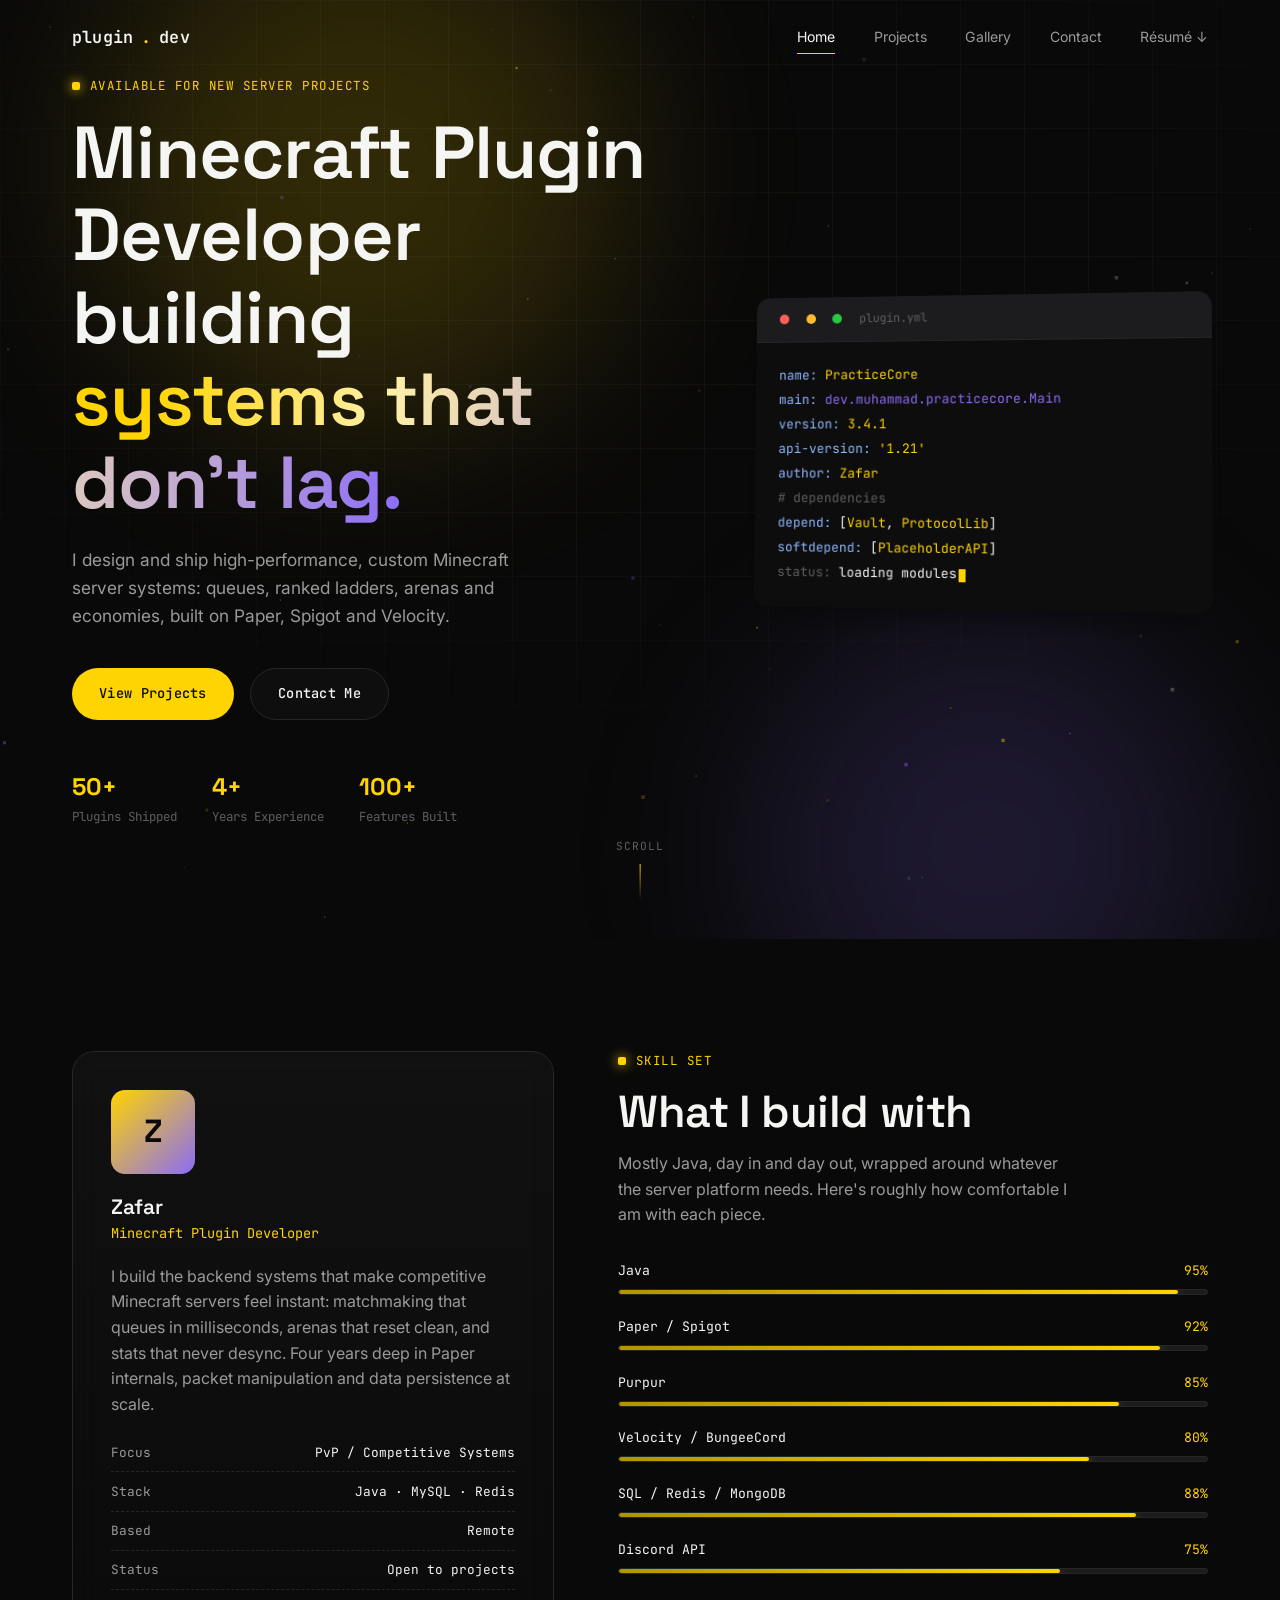
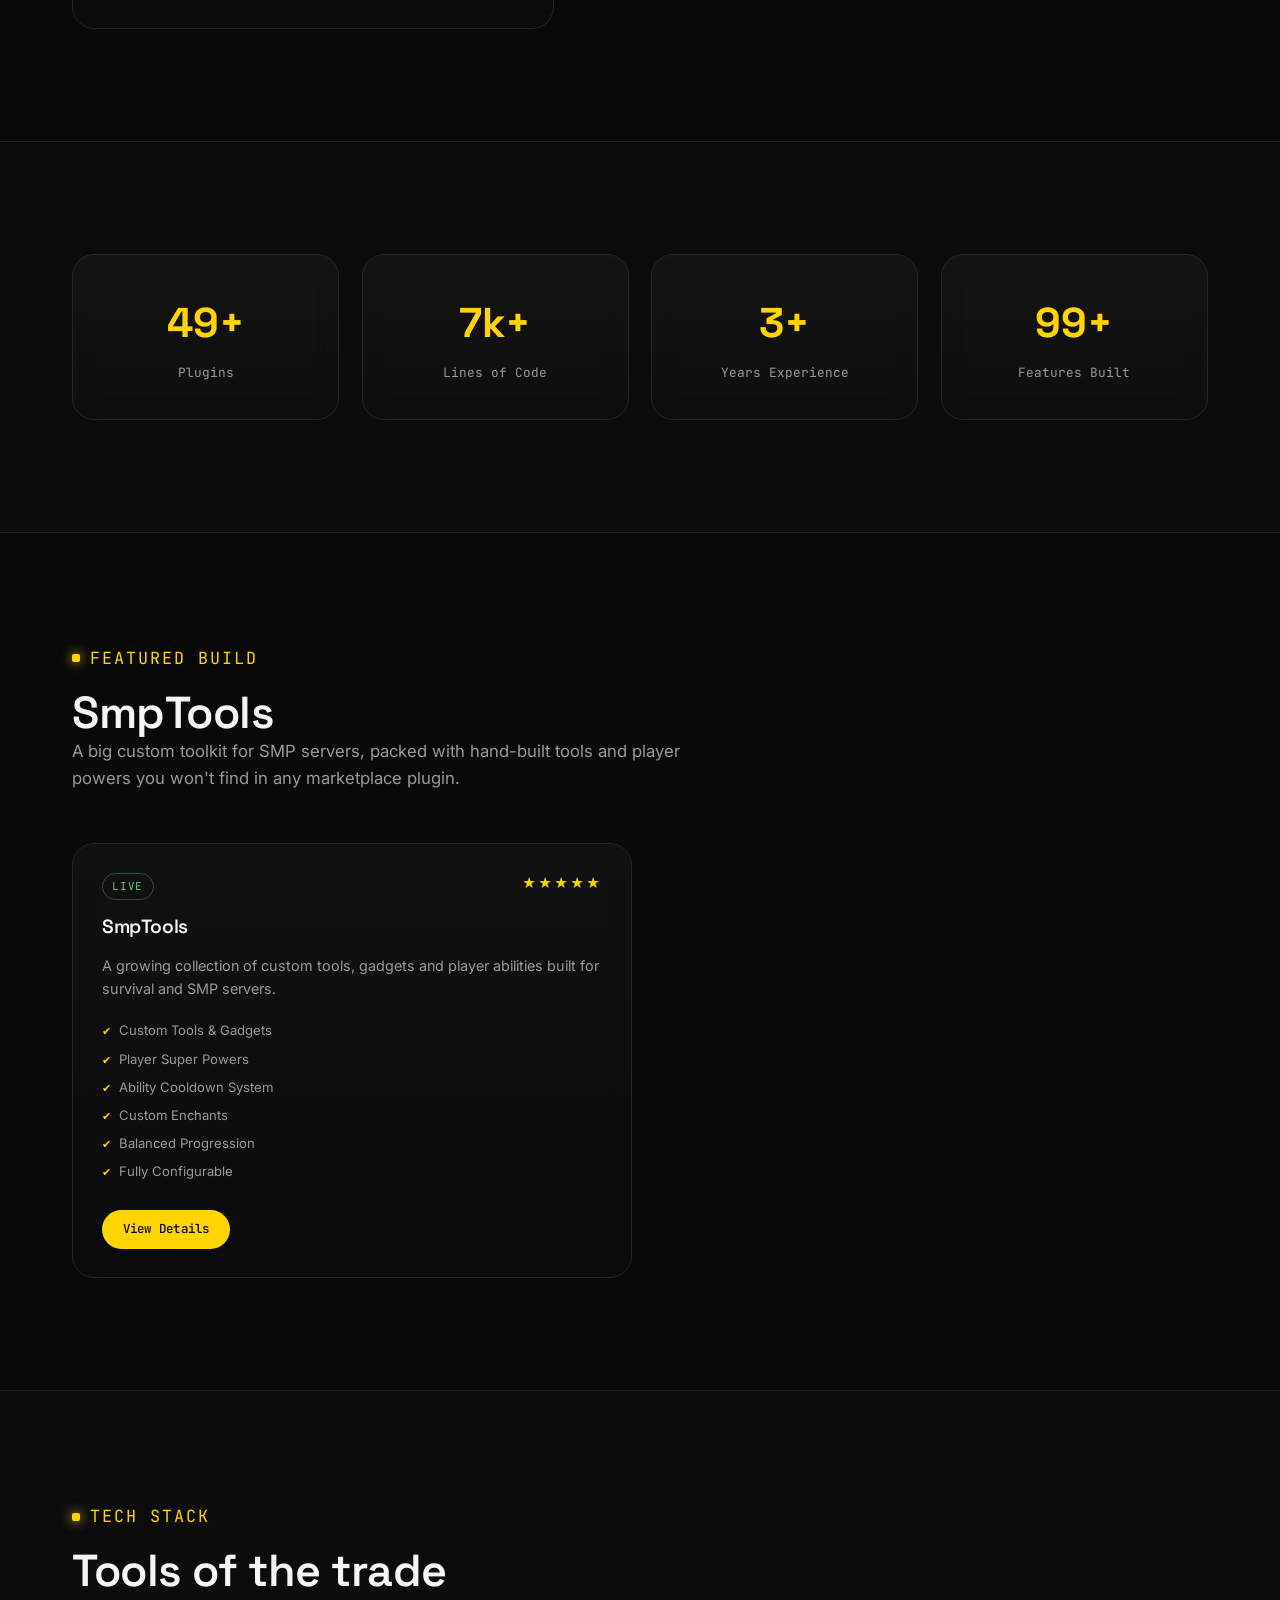
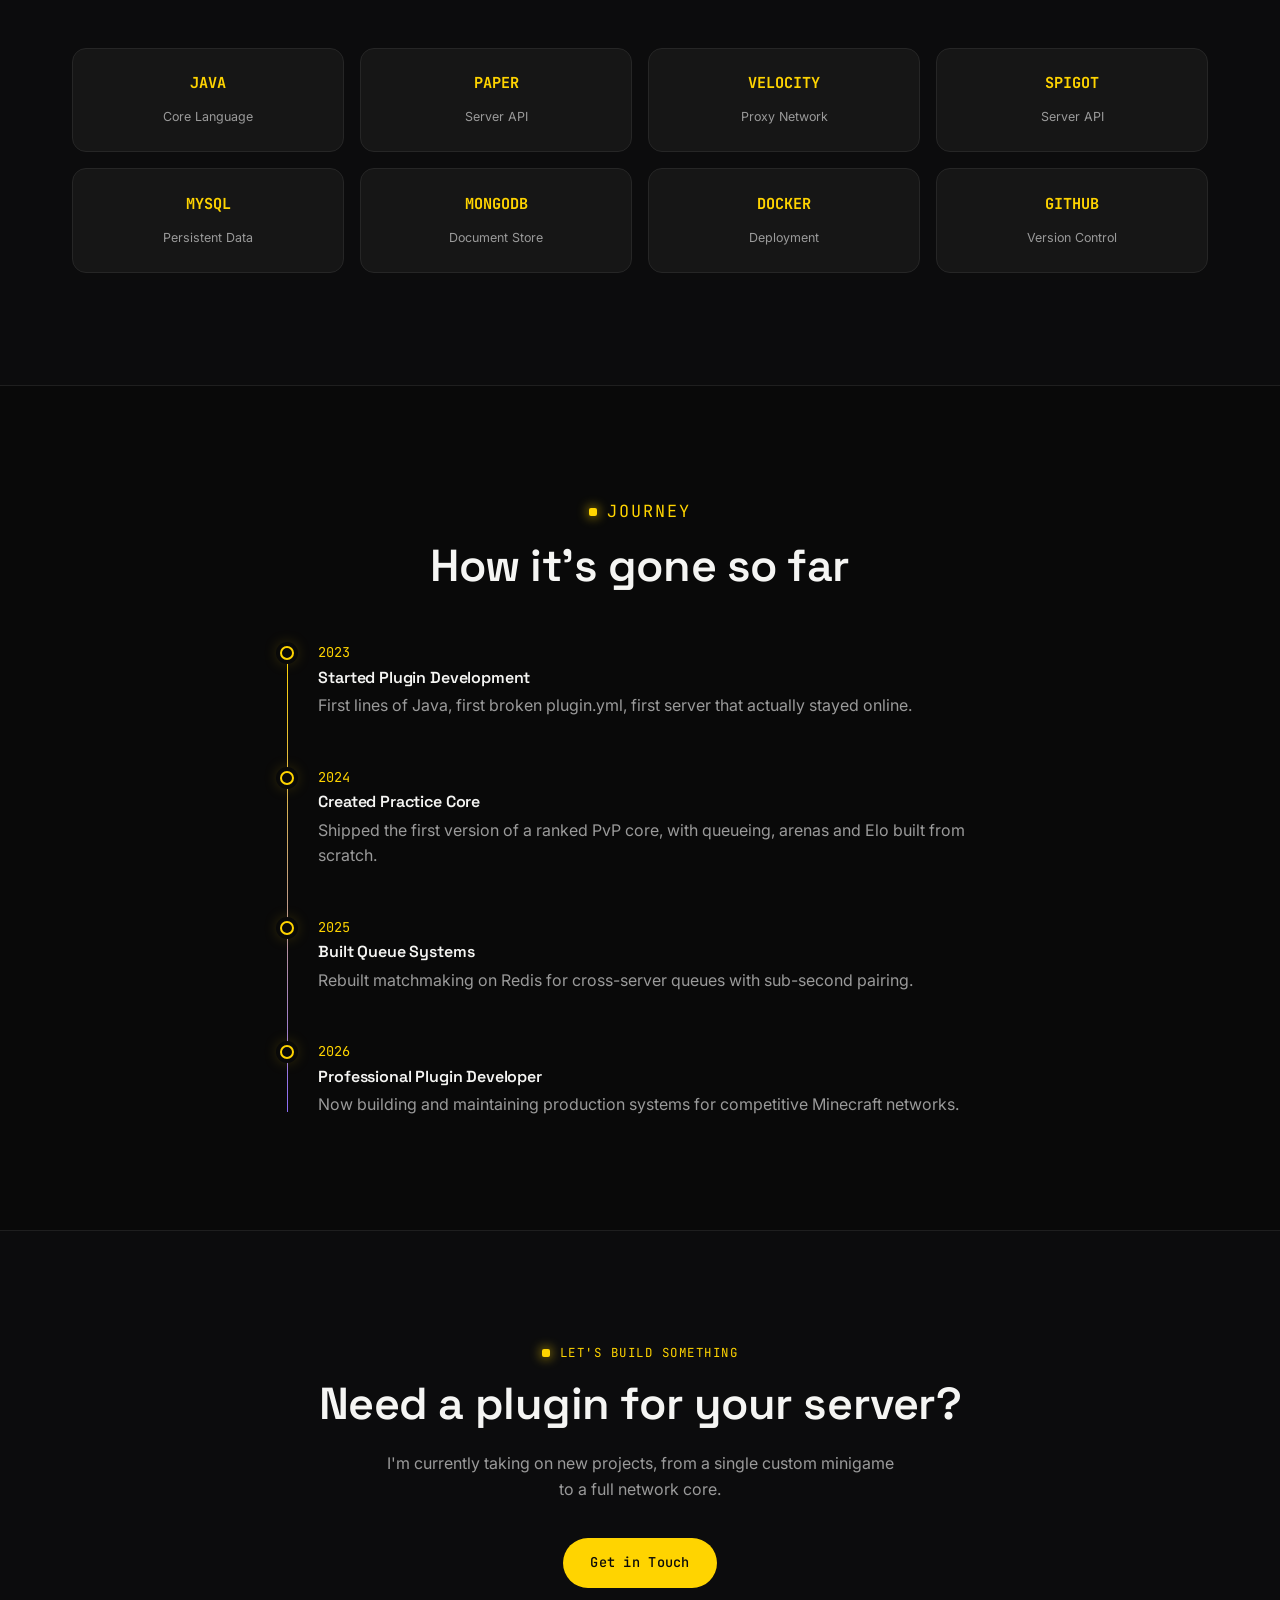
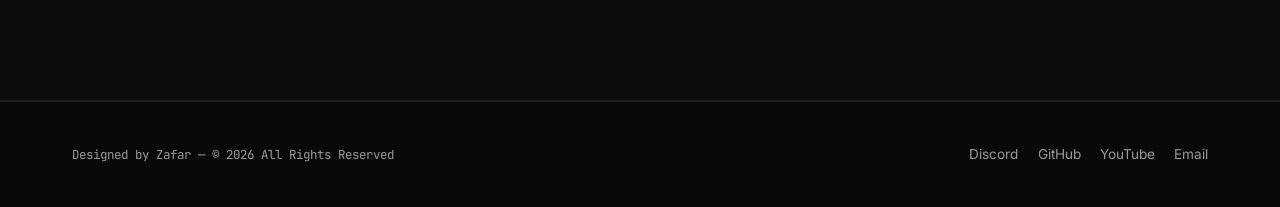
<file: index.html>
<!DOCTYPE html>
<html lang="en">
<head>
<meta charset="UTF-8">
<meta name="viewport" content="width=device-width, initial-scale=1.0">
<title>Zafar — Minecraft Plugin Developer</title>
<meta name="description" content="Zafar is a Minecraft plugin developer building high-performance custom server systems with Java, Paper, Spigot and Velocity, from SMP toolkits to matchmaking and party systems.">
<meta name="keywords" content="Minecraft plugin developer, Java developer, Paper API, Spigot, Velocity, Minecraft server developer">
<meta name="author" content="Zafar">

<meta property="og:type" content="website">
<meta property="og:title" content="Zafar  Minecraft Plugin Developer">
<meta property="og:description" content="Building high-performance, custom Minecraft server systems.">
<meta property="og:image" content="assets/images/og-cover.png">
<meta name="twitter:card" content="summary_large_image">

<link rel="icon" href="assets/icons/favicon.png">
<link rel="preconnect" href="https://fonts.googleapis.com">
<link rel="preconnect" href="https://fonts.gstatic.com" crossorigin>
<link href="https://fonts.googleapis.com/css2?family=Space+Grotesk:wght@500;600;700&family=Inter:wght@400;500;600&family=JetBrains+Mono:wght@400;500;600&display=swap" rel="stylesheet">

<link rel="stylesheet" href="css/style.css">
<link rel="stylesheet" href="css/animations.css">
<link rel="stylesheet" href="css/responsive.css">
</head>
<body>

<div id="preloader">
  <div class="loader-mark">
    <span>booting server.jar</span>
    <div class="loader-bar"></div>
  </div>
</div>

<header class="site-header">
  <div class="container nav-inner">
    <a href="index.html" class="logo">plugin<span class="dot">.</span>dev</a>
    <nav class="nav-links">
      <a href="index.html" class="active">Home</a>
      <a href="projects.html">Projects</a>
      <a href="gallery.html">Gallery</a>
      <a href="contact.html">Contact</a>
      <a href="assets/resume.pdf" target="_blank" rel="noopener">Résumé ↓</a>
    </nav>
    <button class="nav-toggle" aria-label="Toggle menu"><span></span><span></span><span></span></button>
  </div>
</header>

<main>
  <!-- ============ HERO ============ -->
  <section class="hero">
    <div class="hero-grid-bg"></div>
    <div class="hero-glow gold"></div>
    <div class="hero-glow violet"></div>
    <canvas id="particles-canvas"></canvas>

    <div class="container hero-inner">
      <div>
        <p class="eyebrow">Available for new server projects</p>
        <h1 class="hero-title">
          Minecraft Plugin<br>
          Developer building<br>
          <span class="text-gradient">systems that don't lag.</span>
        </h1>
        <p class="hero-lede">
          I design and ship high-performance, custom Minecraft server systems: queues,
          ranked ladders, arenas and economies, built on Paper, Spigot and Velocity.
        </p>
        <div class="hero-actions">
          <a href="projects.html" class="btn btn-primary">View Projects</a>
          <a href="contact.html" class="btn btn-ghost">Contact Me</a>
        </div>
        <div class="hero-stats-mini">
          <div><strong>50+</strong><span>Plugins Shipped</span></div>
          <div><strong>4+</strong><span>Years Experience</span></div>
          <div><strong>100+</strong><span>Features Built</span></div>
        </div>
      </div>

      <div class="code-card float">
        <div class="code-card-head">
          <span class="tf-dot r"></span><span class="tf-dot y"></span><span class="tf-dot g"></span>
          <span>plugin.yml</span>
        </div>
        <div class="code-card-body">
<span class="k">name:</span> <span class="s">PracticeCore</span><br>
<span class="k">main:</span> <span class="p">dev.muhammad.practicecore.Main</span><br>
<span class="k">version:</span> <span class="s">3.4.1</span><br>
<span class="k">api-version:</span> <span class="s">'1.21'</span><br>
<span class="k">author:</span> <span class="s">Zafar</span><br>
<span class="c"># dependencies</span><br>
<span class="k">depend:</span> [<span class="s">Vault</span>, <span class="s">ProtocolLib</span>]<br>
<span class="k">softdepend:</span> [<span class="s">PlaceholderAPI</span>]<br>
<span class="c">status:</span> loading modules<span class="cursor-blink"></span>
        </div>
      </div>
    </div>

    <div class="scroll-cue"><span>Scroll</span><div class="line"></div></div>
  </section>

  <!-- ============ ABOUT ============ -->
  <section id="about">
    <div class="container about-grid">
      <div class="about-card glass reveal">
        <div class="about-avatar">Z</div>
        <h3>Zafar</h3>
        <span class="role-tag">Minecraft Plugin Developer</span>
        <p>
          I build the backend systems that make competitive Minecraft servers feel instant:
          matchmaking that queues in milliseconds, arenas that reset clean, and stats that never desync.
          Four years deep in Paper internals, packet manipulation and data persistence at scale.
        </p>
        <ul class="about-meta">
          <li><span>Focus</span><span>PvP / Competitive Systems</span></li>
          <li><span>Stack</span><span>Java · MySQL · Redis</span></li>
          <li><span>Based</span><span>Remote</span></li>
          <li><span>Status</span><span>Open to projects</span></li>
        </ul>
      </div>

      <div class="reveal reveal-delay-1">
        <p class="eyebrow">Skill Set</p>
        <h2>What I build with</h2>
        <p style="max-width:460px;margin:.9rem 0 2rem;">
          Mostly Java, day in and day out, wrapped around whatever the server platform needs.
          Here's roughly how comfortable I am with each piece.
        </p>
        <div class="skills">
          <div class="skill-row">
            <div class="skill-row-top"><span>Java</span><span>95%</span></div>
            <div class="skill-bar"><div class="skill-bar-fill" data-level="95"></div></div>
          </div>
          <div class="skill-row">
            <div class="skill-row-top"><span>Paper / Spigot</span><span>92%</span></div>
            <div class="skill-bar"><div class="skill-bar-fill" data-level="92"></div></div>
          </div>
          <div class="skill-row">
            <div class="skill-row-top"><span>Purpur</span><span>85%</span></div>
            <div class="skill-bar"><div class="skill-bar-fill" data-level="85"></div></div>
          </div>
          <div class="skill-row">
            <div class="skill-row-top"><span>Velocity / BungeeCord</span><span>80%</span></div>
            <div class="skill-bar"><div class="skill-bar-fill" data-level="80"></div></div>
          </div>
          <div class="skill-row">
            <div class="skill-row-top"><span>SQL / Redis / MongoDB</span><span>88%</span></div>
            <div class="skill-bar"><div class="skill-bar-fill" data-level="88"></div></div>
          </div>
          <div class="skill-row">
            <div class="skill-row-top"><span>Discord API</span><span>75%</span></div>
            <div class="skill-bar"><div class="skill-bar-fill" data-level="75"></div></div>
          </div>
        </div>
      </div>
    </div>
  </section>

  <!-- ============ STATS ============ -->
  <section class="section-alt">
    <div class="container stats-grid">
      <div class="stat-card glass reveal">
        <div class="stat-num" data-count="50" data-suffix="+">0</div>
        <div class="stat-label">Plugins</div>
      </div>
      <div class="stat-card glass reveal reveal-delay-1">
        <div class="stat-num" data-count="8" data-suffix="k+">0</div>
        <div class="stat-label">Lines of Code</div>
      </div>
      <div class="stat-card glass reveal reveal-delay-2">
        <div class="stat-num" data-count="4" data-suffix="+">0</div>
        <div class="stat-label">Years Experience</div>
      </div>
      <div class="stat-card glass reveal reveal-delay-3">
        <div class="stat-num" data-count="100" data-suffix="+">0</div>
        <div class="stat-label">Features Built</div>
      </div>
    </div>
  </section>

  <!-- ============ FEATURED PROJECT ============ -->
  <section>
    <div class="container">
      <div class="section-head reveal">
        <p class="eyebrow">Featured Build</p>
        <h2>SmpTools</h2>
        <p>A big custom toolkit for SMP servers, packed with hand-built tools and player powers you won't find in any marketplace plugin.</p>
      </div>

      <div class="project-card glass reveal" style="max-width:560px;">
        <div class="project-card-top">
          <span class="project-status live">Live</span>
          <span class="project-stars">★★★★★</span>
        </div>
        <h3>SmpTools</h3>
        <p class="desc">A growing collection of custom tools, gadgets and player abilities built for survival and SMP servers.</p>
        <ul class="project-features">
          <li>Custom Tools & Gadgets</li>
          <li>Player Super Powers</li>
          <li>Ability Cooldown System</li>
          <li>Custom Enchants</li>
          <li>Balanced Progression</li>
          <li>Fully Configurable</li>
        </ul>
        <a href="projects.html" class="btn btn-primary">View Details</a>
      </div>
    </div>
  </section>

  <!-- ============ TECH STACK ============ -->
  <section class="section-alt">
    <div class="container">
      <div class="section-head reveal">
        <p class="eyebrow">Tech Stack</p>
        <h2>Tools of the trade</h2>
      </div>
      <div class="tech-grid">
        <div class="tech-badge reveal"><span class="mark">JAVA</span><span class="name">Core Language</span></div>
        <div class="tech-badge reveal reveal-delay-1"><span class="mark">PAPER</span><span class="name">Server API</span></div>
        <div class="tech-badge reveal reveal-delay-2"><span class="mark">VELOCITY</span><span class="name">Proxy Network</span></div>
        <div class="tech-badge reveal reveal-delay-3"><span class="mark">SPIGOT</span><span class="name">Server API</span></div>
        <div class="tech-badge reveal"><span class="mark">MYSQL</span><span class="name">Persistent Data</span></div>
        <div class="tech-badge reveal reveal-delay-1"><span class="mark">MONGODB</span><span class="name">Document Store</span></div>
        <div class="tech-badge reveal reveal-delay-2"><span class="mark">DOCKER</span><span class="name">Deployment</span></div>
        <div class="tech-badge reveal reveal-delay-3"><span class="mark">GITHUB</span><span class="name">Version Control</span></div>
      </div>
    </div>
  </section>

  <!-- ============ TIMELINE ============ -->
  <section>
    <div class="container">
      <div class="section-head reveal" style="margin-left:auto;margin-right:auto;text-align:center;">
        <p class="eyebrow" style="justify-content:center;">Journey</p>
        <h2>How it's gone so far</h2>
      </div>
      <div class="timeline">
        <div class="timeline-item reveal">
          <span class="timeline-year">2023</span>
          <h4>Started Plugin Development</h4>
          <p>First lines of Java, first broken plugin.yml, first server that actually stayed online.</p>
        </div>
        <div class="timeline-item reveal reveal-delay-1">
          <span class="timeline-year">2024</span>
          <h4>Created Practice Core</h4>
          <p>Shipped the first version of a ranked PvP core, with queueing, arenas and Elo built from scratch.</p>
        </div>
        <div class="timeline-item reveal reveal-delay-2">
          <span class="timeline-year">2025</span>
          <h4>Built Queue Systems</h4>
          <p>Rebuilt matchmaking on Redis for cross-server queues with sub-second pairing.</p>
        </div>
        <div class="timeline-item reveal reveal-delay-3">
          <span class="timeline-year">2026</span>
          <h4>Professional Plugin Developer</h4>
          <p>Now building and maintaining production systems for competitive Minecraft networks.</p>
        </div>
      </div>
    </div>
  </section>

  <!-- ============ CONTACT CTA ============ -->
  <section class="section-alt">
    <div class="container" style="text-align:center;">
      <div class="reveal">
        <p class="eyebrow" style="justify-content:center;">Let's build something</p>
        <h2 style="margin-bottom:1.4rem;">Need a plugin for your server?</h2>
        <p style="max-width:520px;margin:0 auto 2.2rem;">I'm currently taking on new projects, from a single custom minigame to a full network core.</p>
        <a href="contact.html" class="btn btn-primary">Get in Touch</a>
      </div>
    </div>
  </section>
</main>

<footer class="site-footer">
  <div class="container footer-inner">
    <p>Designed by Zafar — © <span data-year></span> All Rights Reserved</p>
    <div class="footer-socials">
      <a href="https://discord.com" target="_blank" rel="noopener">Discord</a>
      <a href="https://github.com" target="_blank" rel="noopener">GitHub</a>
      <a href="https://youtube.com" target="_blank" rel="noopener">YouTube</a>
      <a href="mailto:makkahtor@gmail.com">Email</a>
    </div>
  </div>
</footer>

<script src="js/particles.js"></script>
<script src="js/app.js"></script>
</body>
</html>
</file>
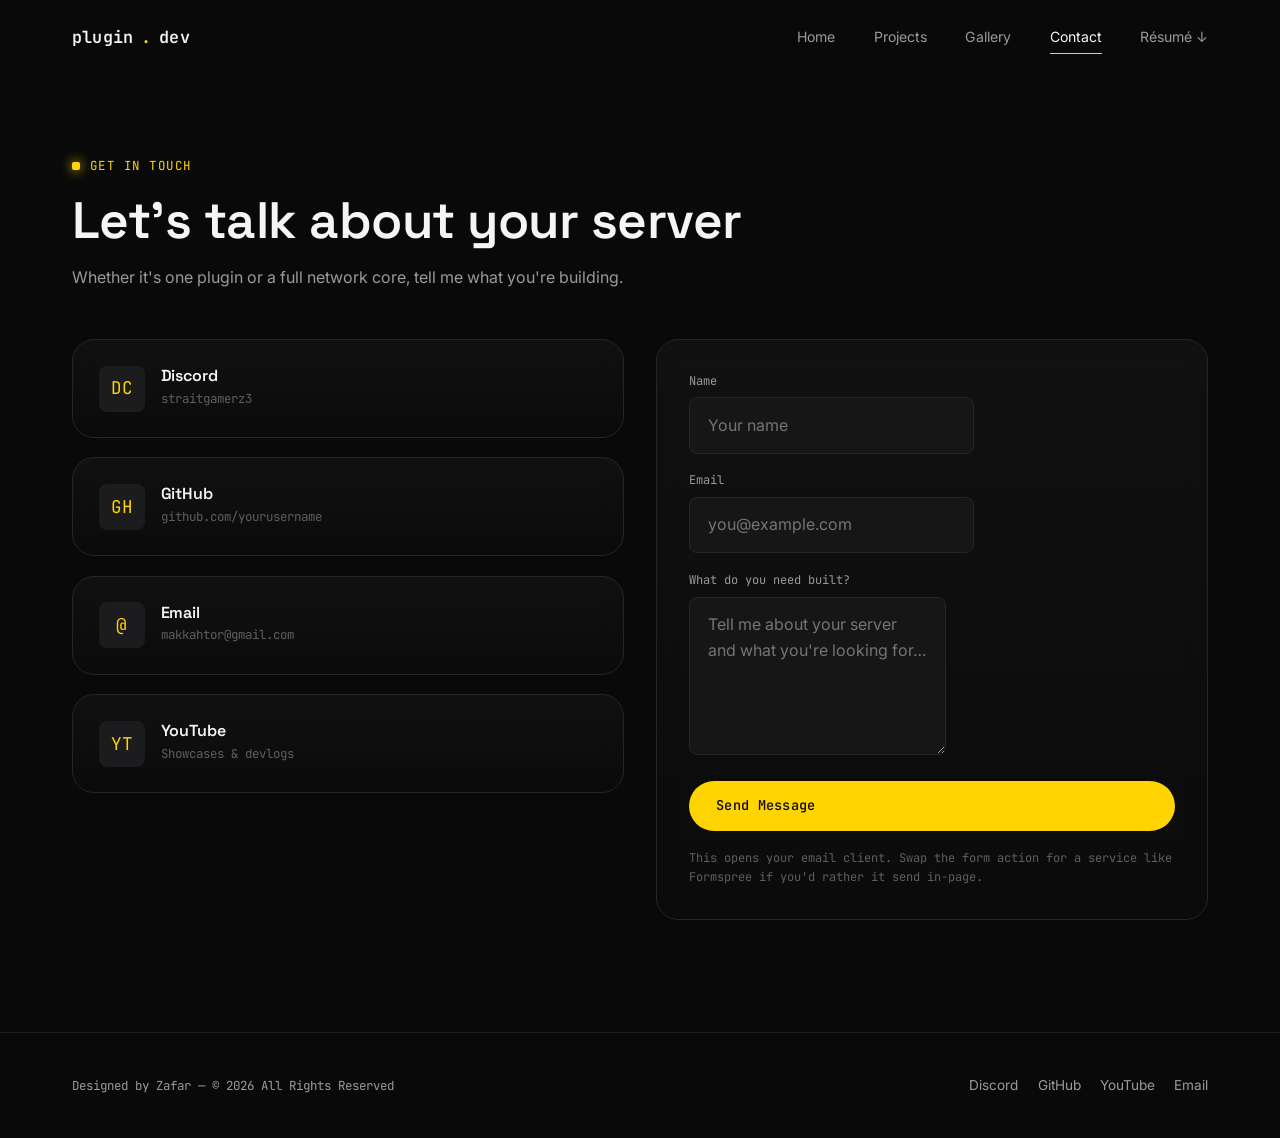
<file: contact.html>
<!DOCTYPE html>
<html lang="en">
<head>
<meta charset="UTF-8">
<meta name="viewport" content="width=device-width, initial-scale=1.0">
<title>Contact — Zafar | Minecraft Plugin Developer</title>
<meta name="description" content="Get in touch with Zafar for custom Minecraft plugin and server system development.">
<link rel="icon" href="assets/icons/favicon.png">
<link rel="preconnect" href="https://fonts.googleapis.com">
<link rel="preconnect" href="https://fonts.gstatic.com" crossorigin>
<link href="https://fonts.googleapis.com/css2?family=Space+Grotesk:wght@500;600;700&family=Inter:wght@400;500;600&family=JetBrains+Mono:wght@400;500;600&display=swap" rel="stylesheet">
<link rel="stylesheet" href="css/style.css">
<link rel="stylesheet" href="css/animations.css">
<link rel="stylesheet" href="css/responsive.css">
</head>
<body>

<div id="preloader">
  <div class="loader-mark"><span>booting server.jar</span><div class="loader-bar"></div></div>
</div>

<header class="site-header">
  <div class="container nav-inner">
    <a href="index.html" class="logo">plugin<span class="dot">.</span>dev</a>
    <nav class="nav-links">
      <a href="index.html">Home</a>
      <a href="projects.html">Projects</a>
      <a href="gallery.html">Gallery</a>
      <a href="contact.html" class="active">Contact</a>
      <a href="assets/resume.pdf" target="_blank" rel="noopener">Résumé ↓</a>
    </nav>
    <button class="nav-toggle" aria-label="Toggle menu"><span></span><span></span><span></span></button>
  </div>
</header>

<main>
  <section class="page-hero">
    <div class="container">
      <p class="eyebrow">Get In Touch</p>
      <h1 style="font-size:clamp(2.2rem,5vw,3.2rem);">Let's talk about your server</h1>
      <p style="max-width:560px;margin-top:1rem;">Whether it's one plugin or a full network core, tell me what you're building.</p>
    </div>
  </section>

  <section style="padding-top:0;">
    <div class="container contact-grid">
      <div style="display:flex;flex-direction:column;gap:1.2rem;">
        <a href="https://discord.com" target="_blank" rel="noopener" class="contact-link-card glass reveal">
          <div class="contact-link-icon">DC</div>
          <div><h4>Discord</h4><span>straitgamerz3</span></div>
        </a>
        <a href="https://github.com" target="_blank" rel="noopener" class="contact-link-card glass reveal reveal-delay-1">
          <div class="contact-link-icon">GH</div>
          <div><h4>GitHub</h4><span>github.com/yourusername</span></div>
        </a>
        <a href="mailto:makkahtor@gmail.com" class="contact-link-card glass reveal reveal-delay-2">
          <div class="contact-link-icon">@</div>
          <div><h4>Email</h4><span>makkahtor@gmail.com</span></div>
        </a>
        <a href="https://youtube.com" target="_blank" rel="noopener" class="contact-link-card glass reveal reveal-delay-3">
          <div class="contact-link-icon">YT</div>
          <div><h4>YouTube</h4><span>Showcases &amp; devlogs</span></div>
        </a>
      </div>

      <form class="contact-form glass reveal" style="padding:2rem;" action="mailto:makkahtor@gmail.com" method="post" enctype="text/plain">
        <div>
          <label for="name">Name</label>
          <input id="name" name="name" type="text" placeholder="Your name" required>
        </div>
        <div>
          <label for="email">Email</label>
          <input id="email" name="email" type="email" placeholder="you@example.com" required>
        </div>
        <div>
          <label for="project">What do you need built?</label>
          <textarea id="project" name="project" rows="5" placeholder="Tell me about your server and what you're looking for…" required></textarea>
        </div>
        <button type="submit" class="btn btn-primary">Send Message</button>
        <p style="font-size:.75rem;color:var(--text-faint);font-family:var(--font-mono);">
          This opens your email client. Swap the form action for a service like Formspree if you'd rather it send in-page.
        </p>
      </form>
    </div>
  </section>
</main>

<footer class="site-footer">
  <div class="container footer-inner">
    <p>Designed by Zafar — © <span data-year></span> All Rights Reserved</p>
    <div class="footer-socials">
      <a href="https://discord.com" target="_blank" rel="noopener">Discord</a>
      <a href="https://github.com" target="_blank" rel="noopener">GitHub</a>
      <a href="https://youtube.com" target="_blank" rel="noopener">YouTube</a>
      <a href="mailto:makkahtor@gmail.com">Email</a>
    </div>
  </div>
</footer>

<script src="js/app.js"></script>
</body>
</html>
</file>
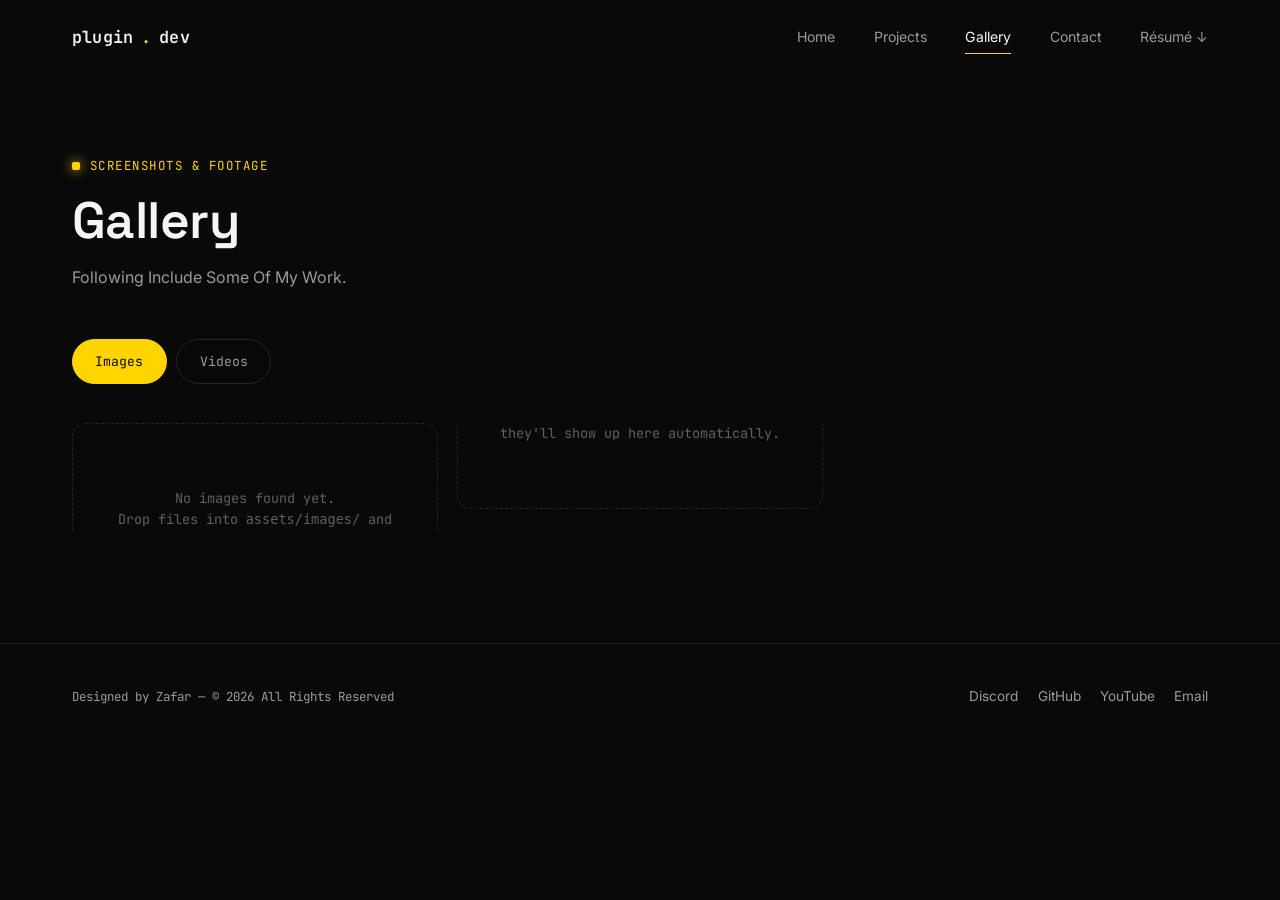
<file: gallery.html>
<!DOCTYPE html>
<html lang="en">
<head>
<meta charset="UTF-8">
<meta name="viewport" content="width=device-width, initial-scale=1.0">
<title>Gallery — Zafar | Minecraft Plugin Developer</title>
<meta name="description" content="Screenshots and gameplay footage of custom Minecraft plugins and server systems built by Zafar.">
<link rel="icon" href="assets/icons/favicon.png">
<link rel="preconnect" href="https://fonts.googleapis.com">
<link rel="preconnect" href="https://fonts.gstatic.com" crossorigin>
<link href="https://fonts.googleapis.com/css2?family=Space+Grotesk:wght@500;600;700&family=Inter:wght@400;500;600&family=JetBrains+Mono:wght@400;500;600&display=swap" rel="stylesheet">
<link rel="stylesheet" href="css/style.css">
<link rel="stylesheet" href="css/animations.css">
<link rel="stylesheet" href="css/responsive.css">
</head>
<body>

<div id="preloader">
  <div class="loader-mark"><span>booting server.jar</span><div class="loader-bar"></div></div>
</div>

<header class="site-header">
  <div class="container nav-inner">
    <a href="index.html" class="logo">plugin<span class="dot">.</span>dev</a>
    <nav class="nav-links">
      <a href="index.html">Home</a>
      <a href="projects.html">Projects</a>
      <a href="gallery.html" class="active">Gallery</a>
      <a href="contact.html">Contact</a>
      <a href="assets/resume.pdf" target="_blank" rel="noopener">Résumé ↓</a>
    </nav>
    <button class="nav-toggle" aria-label="Toggle menu"><span></span><span></span><span></span></button>
  </div>
</header>

<main>
  <section class="page-hero">
    <div class="container">
      <p class="eyebrow">Screenshots &amp; Footage</p>
      <h1 style="font-size:clamp(2.2rem,5vw,3.2rem);">Gallery</h1>
      <p style="max-width:560px;margin-top:1rem;">
        Following Include Some Of My Work.
      </p>
    </div>
  </section>

  <section style="padding-top:0;">
    <div class="container">
      <div class="gallery-tabs">
        <button class="gallery-tab active" data-panel="panel-images">Images</button>
        <button class="gallery-tab" data-panel="panel-videos">Videos</button>
      </div>

      <div id="panel-images" class="gallery-panel active">
        <div id="image-grid" class="masonry">
          <div class="gallery-empty">Loading images…</div>
        </div>
      </div>

      <div id="panel-videos" class="gallery-panel">
        <div id="video-grid" class="video-grid">
          <div class="gallery-empty">Loading videos…</div>
        </div>
      </div>
    </div>
  </section>
</main>

<footer class="site-footer">
  <div class="container footer-inner">
    <p>Designed by Zafar — © <span data-year></span> All Rights Reserved</p>
    <div class="footer-socials">
      <a href="https://discord.com" target="_blank" rel="noopener">Discord</a>
      <a href="https://github.com" target="_blank" rel="noopener">GitHub</a>
      <a href="https://youtube.com" target="_blank" rel="noopener">YouTube</a>
      <a href="mailto:makkahtor@gmail.com">Email</a>
    </div>
  </div>
</footer>

<script src="js/app.js"></script>
<script src="js/gallery.js"></script>
</body>
</html>
</file>
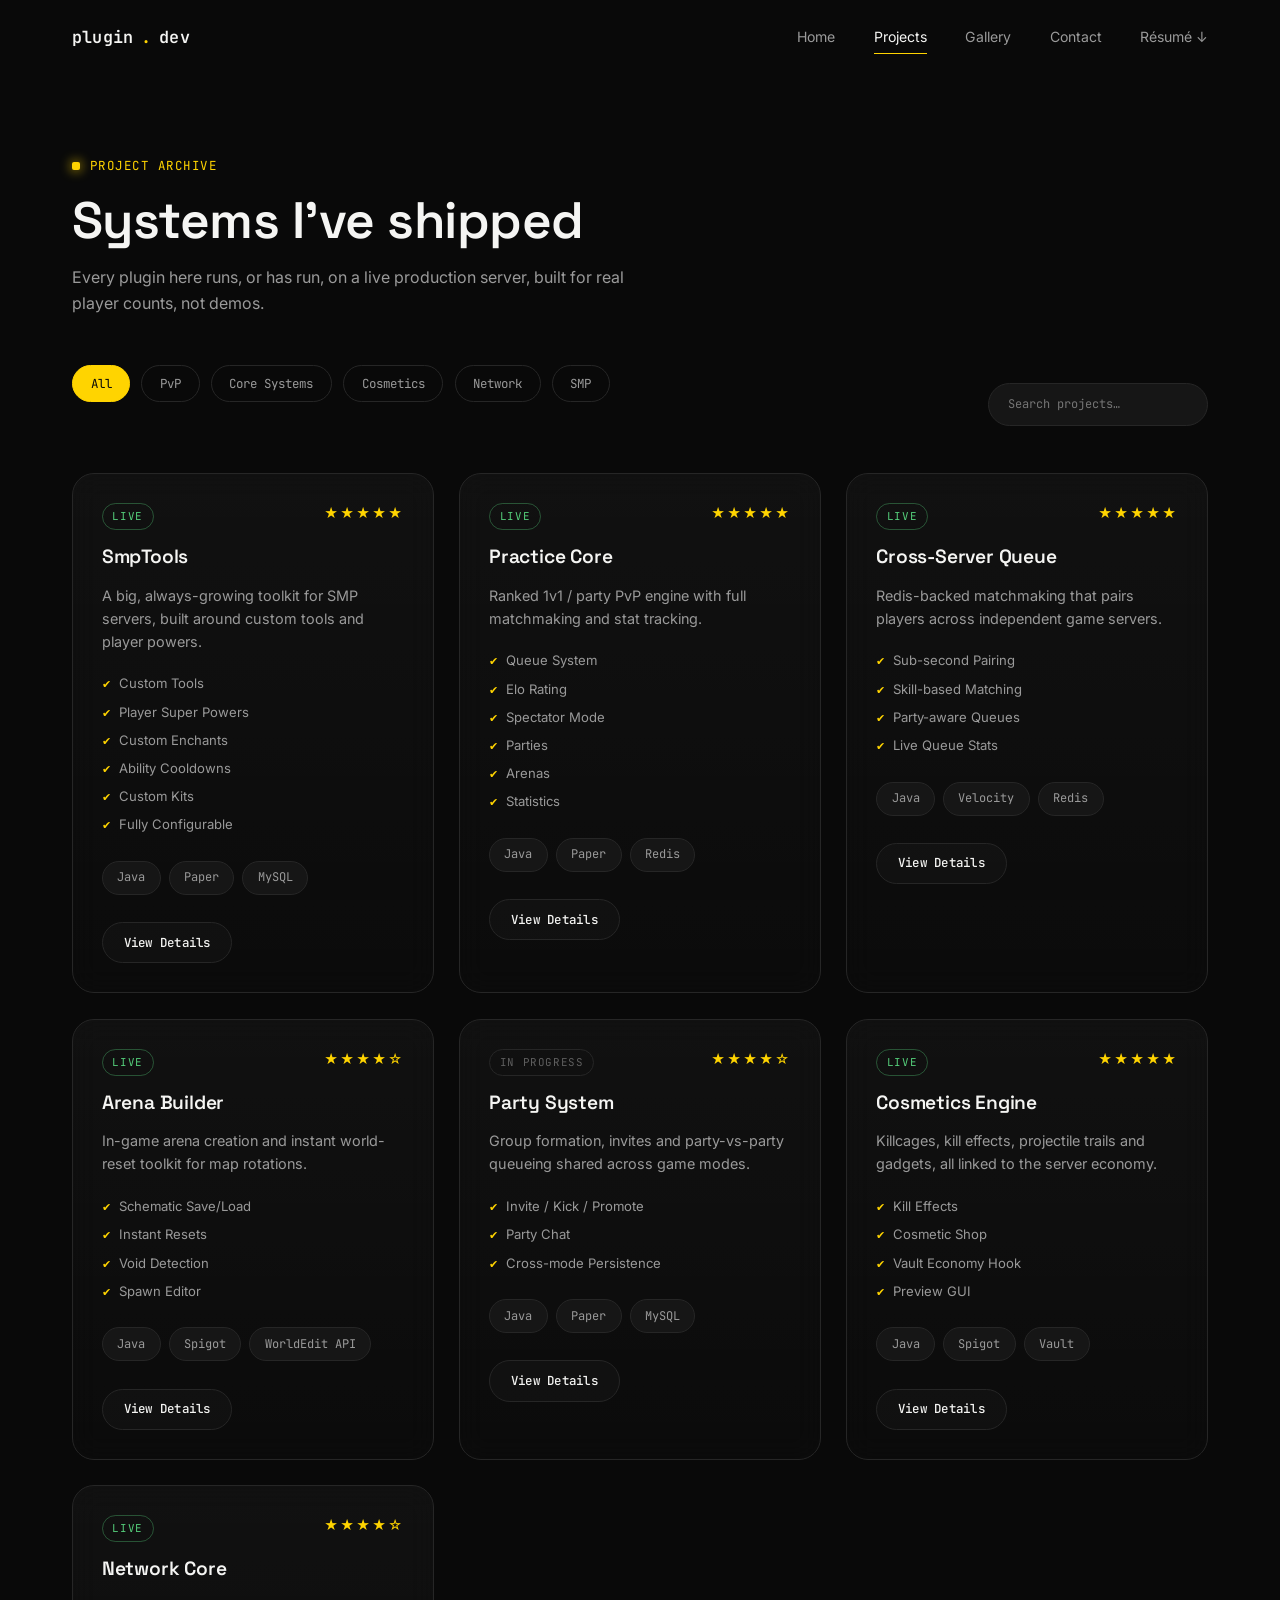
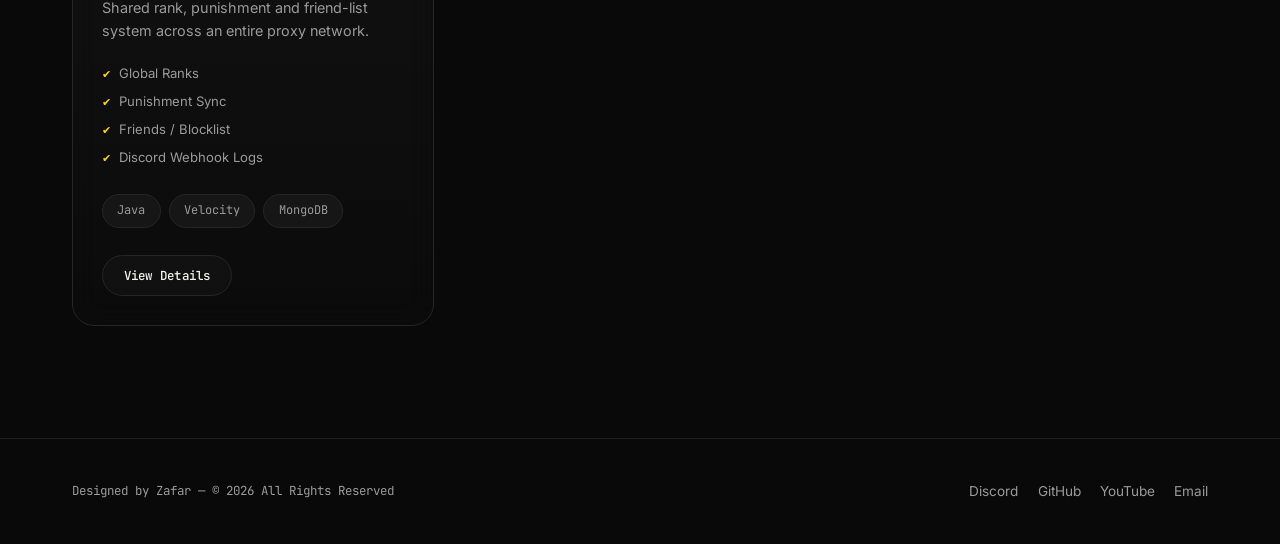
<file: projects.html>
<!DOCTYPE html>
<html lang="en">
<head>
<meta charset="UTF-8">
<meta name="viewport" content="width=device-width, initial-scale=1.0">
<title>Projects — Zafar | Minecraft Plugin Developer</title>
<meta name="description" content="Custom Minecraft plugins and server systems built by Zafar, from SMP toolkits to matchmaking, arenas and cosmetics.">
<link rel="icon" href="assets/icons/favicon.png">
<link rel="preconnect" href="https://fonts.googleapis.com">
<link rel="preconnect" href="https://fonts.gstatic.com" crossorigin>
<link href="https://fonts.googleapis.com/css2?family=Space+Grotesk:wght@500;600;700&family=Inter:wght@400;500;600&family=JetBrains+Mono:wght@400;500;600&display=swap" rel="stylesheet">
<link rel="stylesheet" href="css/style.css">
<link rel="stylesheet" href="css/animations.css">
<link rel="stylesheet" href="css/responsive.css">
</head>
<body>

<div id="preloader">
  <div class="loader-mark"><span>booting server.jar</span><div class="loader-bar"></div></div>
</div>

<header class="site-header">
  <div class="container nav-inner">
    <a href="index.html" class="logo">plugin<span class="dot">.</span>dev</a>
    <nav class="nav-links">
      <a href="index.html">Home</a>
      <a href="projects.html" class="active">Projects</a>
      <a href="gallery.html">Gallery</a>
      <a href="contact.html">Contact</a>
      <a href="assets/resume.pdf" target="_blank" rel="noopener">Résumé ↓</a>
    </nav>
    <button class="nav-toggle" aria-label="Toggle menu"><span></span><span></span><span></span></button>
  </div>
</header>

<main>
  <section class="page-hero">
    <div class="container">
      <p class="eyebrow">Project Archive</p>
      <h1 style="font-size:clamp(2.2rem,5vw,3.2rem);">Systems I've shipped</h1>
      <p style="max-width:560px;margin-top:1rem;">Every plugin here runs, or has run, on a live production server, built for real player counts, not demos.</p>
    </div>
  </section>

  <section style="padding-top:0;">
    <div class="container">
      <div style="display:flex;gap:1.4rem;flex-wrap:wrap;align-items:center;justify-content:space-between;margin-bottom:1.8rem;">
        <div class="project-filters">
          <button class="filter-btn active" data-filter="all">All</button>
          <button class="filter-btn" data-filter="pvp">PvP</button>
          <button class="filter-btn" data-filter="core">Core Systems</button>
          <button class="filter-btn" data-filter="cosmetics">Cosmetics</button>
          <button class="filter-btn" data-filter="network">Network</button>
          <button class="filter-btn" data-filter="smp">SMP</button>
        </div>
        <input id="project-search" type="text" placeholder="Search projects…" class="chip" style="padding:.7rem 1.2rem;min-width:220px;">
      </div>

      <div class="project-grid">

        <div class="project-card glass reveal" data-tags="smp,core">
          <div class="project-card-top">
            <span class="project-status live">Live</span>
            <span class="project-stars">★★★★★</span>
          </div>
          <h3>SmpTools</h3>
          <p class="desc">A big, always-growing toolkit for SMP servers, built around custom tools and player powers.</p>
          <ul class="project-features">
            <li>Custom Tools</li><li>Player Super Powers</li><li>Custom Enchants</li>
            <li>Ability Cooldowns</li><li>Custom Kits</li><li>Fully Configurable</li>
          </ul>
          <div class="project-tags">
            <span class="chip">Java</span><span class="chip">Paper</span><span class="chip">MySQL</span>
          </div>
          <a href="gallery.html" class="btn btn-ghost">View Details</a>
        </div>

        <div class="project-card glass reveal" data-tags="pvp,core">
          <div class="project-card-top">
            <span class="project-status live">Live</span>
            <span class="project-stars">★★★★★</span>
          </div>
          <h3>Practice Core</h3>
          <p class="desc">Ranked 1v1 / party PvP engine with full matchmaking and stat tracking.</p>
          <ul class="project-features">
            <li>Queue System</li><li>Elo Rating</li><li>Spectator Mode</li>
            <li>Parties</li><li>Arenas</li><li>Statistics</li>
          </ul>
          <div class="project-tags">
            <span class="chip">Java</span><span class="chip">Paper</span><span class="chip">Redis</span>
          </div>
          <a href="gallery.html" class="btn btn-ghost">View Details</a>
        </div>

        <div class="project-card glass reveal reveal-delay-1" data-tags="core,network">
          <div class="project-card-top">
            <span class="project-status live">Live</span>
            <span class="project-stars">★★★★★</span>
          </div>
          <h3>Cross-Server Queue</h3>
          <p class="desc">Redis-backed matchmaking that pairs players across independent game servers.</p>
          <ul class="project-features">
            <li>Sub-second Pairing</li><li>Skill-based Matching</li>
            <li>Party-aware Queues</li><li>Live Queue Stats</li>
          </ul>
          <div class="project-tags">
            <span class="chip">Java</span><span class="chip">Velocity</span><span class="chip">Redis</span>
          </div>
          <a href="gallery.html" class="btn btn-ghost">View Details</a>
        </div>

        <div class="project-card glass reveal reveal-delay-2" data-tags="core">
          <div class="project-card-top">
            <span class="project-status live">Live</span>
            <span class="project-stars">★★★★☆</span>
          </div>
          <h3>Arena Builder</h3>
          <p class="desc">In-game arena creation and instant world-reset toolkit for map rotations.</p>
          <ul class="project-features">
            <li>Schematic Save/Load</li><li>Instant Resets</li>
            <li>Void Detection</li><li>Spawn Editor</li>
          </ul>
          <div class="project-tags">
            <span class="chip">Java</span><span class="chip">Spigot</span><span class="chip">WorldEdit API</span>
          </div>
          <a href="gallery.html" class="btn btn-ghost">View Details</a>
        </div>

        <div class="project-card glass reveal" data-tags="core,pvp">
          <div class="project-card-top">
            <span class="project-status">In Progress</span>
            <span class="project-stars">★★★★☆</span>
          </div>
          <h3>Party System</h3>
          <p class="desc">Group formation, invites and party-vs-party queueing shared across game modes.</p>
          <ul class="project-features">
            <li>Invite / Kick / Promote</li><li>Party Chat</li>
            <li>Cross-mode Persistence</li>
          </ul>
          <div class="project-tags">
            <span class="chip">Java</span><span class="chip">Paper</span><span class="chip">MySQL</span>
          </div>
          <a href="gallery.html" class="btn btn-ghost">View Details</a>
        </div>

        <div class="project-card glass reveal reveal-delay-1" data-tags="cosmetics">
          <div class="project-card-top">
            <span class="project-status live">Live</span>
            <span class="project-stars">★★★★★</span>
          </div>
          <h3>Cosmetics Engine</h3>
          <p class="desc">Killcages, kill effects, projectile trails and gadgets, all linked to the server economy.</p>
          <ul class="project-features">
            <li>Kill Effects</li><li>Cosmetic Shop</li>
            <li>Vault Economy Hook</li><li>Preview GUI</li>
          </ul>
          <div class="project-tags">
            <span class="chip">Java</span><span class="chip">Spigot</span><span class="chip">Vault</span>
          </div>
          <a href="gallery.html" class="btn btn-ghost">View Details</a>
        </div>

        <div class="project-card glass reveal reveal-delay-2" data-tags="network">
          <div class="project-card-top">
            <span class="project-status live">Live</span>
            <span class="project-stars">★★★★☆</span>
          </div>
          <h3>Network Core</h3>
          <p class="desc">Shared rank, punishment and friend-list system across an entire proxy network.</p>
          <ul class="project-features">
            <li>Global Ranks</li><li>Punishment Sync</li>
            <li>Friends / Blocklist</li><li>Discord Webhook Logs</li>
          </ul>
          <div class="project-tags">
            <span class="chip">Java</span><span class="chip">Velocity</span><span class="chip">MongoDB</span>
          </div>
          <a href="gallery.html" class="btn btn-ghost">View Details</a>
        </div>

      </div>
    </div>
  </section>
</main>

<footer class="site-footer">
  <div class="container footer-inner">
    <p>Designed by Zafar — © <span data-year></span> All Rights Reserved</p>
    <div class="footer-socials">
      <a href="https://discord.com" target="_blank" rel="noopener">Discord</a>
      <a href="https://github.com" target="_blank" rel="noopener">GitHub</a>
      <a href="https://youtube.com" target="_blank" rel="noopener">YouTube</a>
      <a href="mailto:makkahtor@gmail.com">Email</a>
    </div>
  </div>
</footer>

<script src="js/app.js"></script>
</body>
</html>
</file>
<file: css/style.css>
/* ==========================================================================
   DESIGN TOKENS
   ========================================================================== */
:root{
  --bg:            #090909;
  --bg-soft:       #0c0c0d;
  --surface:       #161616;
  --surface-2:     #1c1c1e;
  --border:        #262626;
  --border-soft:   #1f1f1f;

  --gold:          #ffd400;
  --gold-dim:      #b39400;
  --violet:        #8b6cf6;
  --violet-dim:    #4d3d99;

  --text:          #f5f5f3;
  --text-dim:      #9a9a9a;
  --text-faint:    #5f5f5f;

  --success:       #56d17c;

  --font-display:  'Space Grotesk', 'Segoe UI', sans-serif;
  --font-body:     'Inter', 'Segoe UI', sans-serif;
  --font-mono:     'JetBrains Mono', 'Consolas', monospace;

  --radius-sm:     8px;
  --radius-md:     14px;
  --radius-lg:     22px;

  --shadow-card:   0 10px 40px -12px rgba(0,0,0,0.6);
  --shadow-glow-gold:   0 0 40px rgba(255,212,0,0.18);
  --shadow-glow-violet: 0 0 40px rgba(139,108,246,0.18);

  --ease: cubic-bezier(.22,.9,.32,1);
  --header-h: 76px;
}

/* ==========================================================================
   RESET
   ========================================================================== */
*, *::before, *::after{ box-sizing: border-box; margin:0; padding:0; }
html{ scroll-behavior: smooth; }
body{
  background: var(--bg);
  color: var(--text);
  font-family: var(--font-body);
  font-size: 16px;
  line-height: 1.6;
  overflow-x: hidden;
  -webkit-font-smoothing: antialiased;
}
img, video{ max-width: 100%; display:block; }
a{ color: inherit; text-decoration: none; }
ul{ list-style: none; }
button{ font: inherit; cursor: pointer; border:none; background: none; color: inherit; }
input, textarea{ font: inherit; color: inherit; }

::selection{ background: var(--gold); color: #0a0a0a; }

::-webkit-scrollbar{ width: 10px; }
::-webkit-scrollbar-track{ background: var(--bg); }
::-webkit-scrollbar-thumb{ background: var(--border); border-radius: 10px; }
::-webkit-scrollbar-thumb:hover{ background: var(--gold-dim); }

:focus-visible{
  outline: 2px solid var(--gold);
  outline-offset: 3px;
  border-radius: 4px;
}

/* ==========================================================================
   TYPOGRAPHY
   ========================================================================== */
h1,h2,h3,h4{
  font-family: var(--font-display);
  font-weight: 600;
  line-height: 1.12;
  letter-spacing: -0.01em;
}
h1{ font-size: clamp(2.6rem, 6vw, 4.6rem); }
h2{ font-size: clamp(1.9rem, 4vw, 2.8rem); }
h3{ font-size: 1.3rem; }
p{ color: var(--text-dim); }

.eyebrow{
  display:flex; align-items:center; gap:.6rem;
  font-family: var(--font-mono);
  font-size: .78rem;
  letter-spacing: .12em;
  text-transform: uppercase;
  color: var(--gold);
  margin-bottom: 1rem;
}
.eyebrow::before{
  content:'';
  width: 8px; height: 8px;
  background: var(--gold);
  border-radius: 2px;
  box-shadow: 0 0 12px var(--gold);
}

.text-gradient{
  background: linear-gradient(100deg, var(--gold) 10%, #fff0a8 40%, var(--violet) 100%);
  -webkit-background-clip: text;
  background-clip: text;
  color: transparent;
}

.section-head{ max-width: 640px; margin-bottom: 3.2rem; }
.section-head p{ font-size: 1.05rem; }

/* ==========================================================================
   LAYOUT / UTILITIES
   ========================================================================== */
.container{ max-width: 1200px; margin: 0 auto; padding: 0 32px; }
section{ position: relative; padding: 7rem 0; }
.section-alt{ background: var(--bg-soft); border-top: 1px solid var(--border-soft); border-bottom: 1px solid var(--border-soft); }

.btn{
  position: relative;
  display: inline-flex; align-items:center; gap: .6rem;
  padding: .9rem 1.7rem;
  border-radius: 100px;
  font-family: var(--font-mono);
  font-size: .85rem;
  font-weight: 500;
  letter-spacing: .02em;
  transition: transform .35s var(--ease), box-shadow .35s var(--ease), background .35s var(--ease), border-color .35s var(--ease);
  overflow: hidden;
  white-space: nowrap;
}
.btn-primary{
  background: var(--gold);
  color: #0a0a0a;
  box-shadow: 0 0 0 rgba(255,212,0,0);
}
.btn-primary:hover{
  transform: translateY(-3px);
  box-shadow: var(--shadow-glow-gold);
}
.btn-ghost{
  background: rgba(255,255,255,0.02);
  border: 1px solid var(--border);
  color: var(--text);
}
.btn-ghost:hover{
  border-color: var(--gold-dim);
  transform: translateY(-3px);
  background: rgba(255,212,0,0.05);
}
.btn .ripple{
  position: absolute; border-radius: 50%;
  background: rgba(255,255,255,0.5);
  transform: scale(0);
  animation: ripple .6s var(--ease);
  pointer-events: none;
}

.glass{
  background: linear-gradient(180deg, rgba(255,255,255,0.035), rgba(255,255,255,0.01));
  border: 1px solid var(--border);
  backdrop-filter: blur(14px);
  -webkit-backdrop-filter: blur(14px);
  border-radius: var(--radius-lg);
}

.chip{
  display:inline-flex; align-items:center; gap:.5rem;
  padding: .4rem .9rem;
  border-radius: 100px;
  font-family: var(--font-mono);
  font-size: .75rem;
  color: var(--text-dim);
  border: 1px solid var(--border);
  background: var(--surface);
}

/* reveal-on-scroll base state (js toggles .in-view) */
.reveal{ opacity: 0; transform: translateY(28px); transition: opacity .8s var(--ease), transform .8s var(--ease); }
.reveal.in-view{ opacity: 1; transform: translateY(0); }
.reveal-delay-1{ transition-delay: .08s; }
.reveal-delay-2{ transition-delay: .16s; }
.reveal-delay-3{ transition-delay: .24s; }
.reveal-delay-4{ transition-delay: .32s; }

/* ==========================================================================
   PRELOADER
   ========================================================================== */
#preloader{
  position: fixed; inset: 0; z-index: 9999;
  background: var(--bg);
  display:flex; align-items:center; justify-content:center;
  transition: opacity .6s var(--ease), visibility .6s var(--ease);
}
#preloader.hidden{ opacity: 0; visibility: hidden; }
.loader-mark{
  font-family: var(--font-mono);
  font-size: .95rem;
  color: var(--gold);
  display:flex; flex-direction:column; align-items:center; gap: 1rem;
}
.loader-bar{
  width: 180px; height: 2px;
  background: var(--border);
  overflow:hidden; border-radius: 2px;
}
.loader-bar::after{
  content:'';
  display:block; height:100%; width: 40%;
  background: linear-gradient(90deg, transparent, var(--gold), transparent);
  animation: loaderSlide 1.1s ease-in-out infinite;
}

/* ==========================================================================
   NAVIGATION
   ========================================================================== */
header.site-header{
  position: fixed; top:0; left:0; right:0; z-index: 500;
  height: var(--header-h);
  display:flex; align-items:center;
  transition: background .4s var(--ease), border-color .4s var(--ease), backdrop-filter .4s var(--ease);
  border-bottom: 1px solid transparent;
}
header.site-header.scrolled{
  background: rgba(9,9,9,0.75);
  backdrop-filter: blur(16px);
  -webkit-backdrop-filter: blur(16px);
  border-bottom: 1px solid var(--border-soft);
}
.nav-inner{
  width:100%;
  display:flex; align-items:center; justify-content:space-between;
}
.logo{
  font-family: var(--font-mono);
  font-weight: 600;
  font-size: 1.05rem;
  letter-spacing: .01em;
  display:flex; align-items:center; gap:.5rem;
}
.logo .dot{ color: var(--gold); }
.nav-links{ display:flex; align-items:center; gap: 2.4rem; }
.nav-links a{
  font-size: .88rem;
  color: var(--text-dim);
  position: relative;
  padding: .3rem 0;
  transition: color .3s var(--ease);
}
.nav-links a::after{
  content:'';
  position:absolute; left:0; bottom:0;
  width:0; height: 1px;
  background: var(--gold);
  transition: width .35s var(--ease);
}
.nav-links a:hover, .nav-links a.active{ color: var(--text); }
.nav-links a:hover::after, .nav-links a.active::after{ width:100%; }

.nav-toggle{
  display:none;
  flex-direction: column; gap: 5px;
  width: 26px;
}
.nav-toggle span{
  height: 2px; width:100%; background: var(--text);
  transition: transform .3s var(--ease), opacity .3s var(--ease);
}
.nav-toggle.open span:nth-child(1){ transform: translateY(7px) rotate(45deg); }
.nav-toggle.open span:nth-child(2){ opacity:0; }
.nav-toggle.open span:nth-child(3){ transform: translateY(-7px) rotate(-45deg); }

/* ==========================================================================
   HERO
   ========================================================================== */
.hero{
  position: relative;
  min-height: 100vh;
  display:flex; align-items:center;
  padding-top: var(--header-h);
  overflow:hidden;
}
.hero-grid-bg{
  position:absolute; inset:0;
  background-image:
    linear-gradient(rgba(255,255,255,0.035) 1px, transparent 1px),
    linear-gradient(90deg, rgba(255,255,255,0.035) 1px, transparent 1px);
  background-size: 64px 64px;
  mask-image: radial-gradient(ellipse 80% 60% at 50% 30%, black 40%, transparent 90%);
  -webkit-mask-image: radial-gradient(ellipse 80% 60% at 50% 30%, black 40%, transparent 90%);
}
.hero-glow{
  position:absolute; border-radius:50%;
  filter: blur(90px); z-index:0; pointer-events:none;
}
.hero-glow.gold{ width:520px; height:520px; background: rgba(255,212,0,0.16); top:-10%; left:8%; }
.hero-glow.violet{ width:460px; height:460px; background: rgba(139,108,246,0.16); bottom:-15%; right:5%; }

#particles-canvas{ position:absolute; inset:0; z-index:1; pointer-events:none; }

.hero-inner{
  position: relative; z-index: 2;
  display:grid; grid-template-columns: 1.15fr .85fr; gap: 3.5rem;
  align-items:center;
  width:100%;
}
.hero-title{ margin-bottom: 1.4rem; }
.hero-lede{ max-width: 480px; font-size: 1.08rem; margin-bottom: 2.4rem; }
.hero-actions{ display:flex; gap: 1rem; flex-wrap: wrap; margin-bottom: 3rem; }
.hero-stats-mini{ display:flex; gap: 2.2rem; }
.hero-stats-mini div{ display:flex; flex-direction:column; }
.hero-stats-mini strong{ font-family: var(--font-display); font-size: 1.5rem; color: var(--gold); }
.hero-stats-mini span{ font-size: .78rem; color: var(--text-faint); font-family: var(--font-mono); }

/* signature element: plugin.yml code card */
.code-card{
  border-radius: var(--radius-md);
  overflow: hidden;
  box-shadow: var(--shadow-card);
  transform: perspective(1000px) rotateY(-6deg) rotateX(2deg);
  transition: transform .5s var(--ease);
}
.code-card:hover{ transform: perspective(1000px) rotateY(-2deg) rotateX(0deg) translateY(-4px); }
.code-card-head{
  display:flex; align-items:center; gap: .6rem;
  padding: .8rem 1rem;
  background: var(--surface-2);
  border-bottom: 1px solid var(--border);
}
.code-card-head .tf-dot{ width:10px; height:10px; border-radius:50%; }
.tf-dot.r{ background:#ff5f57; } .tf-dot.y{ background:#febc2e; } .tf-dot.g{ background:#28c840; }
.code-card-head span{ margin-left: .5rem; font-family: var(--font-mono); font-size: .75rem; color: var(--text-faint); }
.code-card-body{
  background: #0d0d0d;
  padding: 1.4rem 1.5rem;
  font-family: var(--font-mono);
  font-size: .82rem;
  line-height: 1.9;
}
.code-card-body .k{ color: #8fb8ff; }
.code-card-body .s{ color: var(--gold); }
.code-card-body .c{ color: var(--text-faint); }
.code-card-body .p{ color: var(--violet); }
.cursor-blink{
  display:inline-block; width:7px; height:1em; background: var(--gold);
  vertical-align: text-bottom; animation: blink 1s step-end infinite;
  margin-left: 2px;
}

.scroll-cue{
  position:absolute; bottom: 2.4rem; left:50%; transform: translateX(-50%);
  display:flex; flex-direction:column; align-items:center; gap:.5rem;
  font-family: var(--font-mono); font-size: .7rem; color: var(--text-faint);
  letter-spacing:.1em; text-transform:uppercase;
  z-index: 2;
}
.scroll-cue .line{ width:1px; height: 36px; background: linear-gradient(var(--gold), transparent); animation: scrollCue 1.8s ease-in-out infinite; }

/* ==========================================================================
   ABOUT
   ========================================================================== */
.about-grid{
  display:grid; grid-template-columns: .9fr 1.1fr; gap: 4rem; align-items: start;
}
.about-card{
  padding: 2.4rem;
}
.about-avatar{
  width: 84px; height: 84px; border-radius: var(--radius-md);
  background: linear-gradient(135deg, var(--gold), var(--violet));
  display:flex; align-items:center; justify-content:center;
  font-family: var(--font-display); font-size: 2rem; color: #0a0a0a; font-weight:700;
  margin-bottom: 1.4rem;
}
.about-card h3{ margin-bottom: .2rem; }
.role-tag{ color: var(--gold); font-family: var(--font-mono); font-size: .85rem; margin-bottom: 1.2rem; display:block; }
.about-card p{ margin-bottom: 1.6rem; }
.about-meta{ display:flex; flex-direction:column; gap:.6rem; font-family: var(--font-mono); font-size: .8rem; color: var(--text-dim); }
.about-meta li{ display:flex; justify-content:space-between; border-bottom: 1px dashed var(--border); padding-bottom: .5rem; }
.about-meta li span:last-child{ color: var(--text); }

.skills{ display:flex; flex-direction:column; gap: 1.3rem; }
.skill-row{ }
.skill-row-top{ display:flex; justify-content:space-between; margin-bottom:.5rem; font-family: var(--font-mono); font-size:.82rem; }
.skill-row-top span:last-child{ color: var(--gold); }
.skill-bar{ height: 6px; border-radius: 4px; background: var(--surface-2); overflow:hidden; border:1px solid var(--border); }
.skill-bar-fill{
  height:100%; border-radius: 4px;
  background: linear-gradient(90deg, var(--gold-dim), var(--gold));
  width: 0%;
  transition: width 1.4s var(--ease);
  box-shadow: 0 0 12px rgba(255,212,0,0.4);
}

/* ==========================================================================
   PROJECTS
   ========================================================================== */
.project-filters{ display:flex; gap:.7rem; flex-wrap:wrap; margin-bottom: 2.6rem; }
.filter-btn{
  padding: .5rem 1.1rem; border-radius: 100px;
  border: 1px solid var(--border);
  font-family: var(--font-mono); font-size: .78rem; color: var(--text-dim);
  transition: all .3s var(--ease);
}
.filter-btn:hover{ border-color: var(--gold-dim); color: var(--text); }
.filter-btn.active{ background: var(--gold); color:#0a0a0a; border-color: var(--gold); }

.project-grid{
  display:grid; grid-template-columns: repeat(3, 1fr); gap: 1.6rem;
}
.project-card{
  padding: 1.8rem; display:flex; flex-direction:column; gap: 1rem;
  transition: transform .45s var(--ease), border-color .45s var(--ease), box-shadow .45s var(--ease);
  position: relative;
}
.project-card:hover{
  transform: translateY(-8px);
  border-color: rgba(255,212,0,0.35);
  box-shadow: var(--shadow-card), var(--shadow-glow-gold);
}
.project-card-top{ display:flex; justify-content:space-between; align-items:flex-start; }
.project-status{ font-family: var(--font-mono); font-size: .68rem; padding: .25rem .6rem; border-radius: 100px; border: 1px solid var(--border); color: var(--text-faint); text-transform: uppercase; letter-spacing: .06em; }
.project-status.live{ color: var(--success); border-color: rgba(86,209,124,0.35); }
.project-stars{ color: var(--gold); font-size: .85rem; letter-spacing: 2px; }
.project-card h3{ font-size: 1.2rem; }
.project-card .desc{ font-size: .9rem; }
.project-features{ display:flex; flex-direction:column; gap: .45rem; margin: .3rem 0; }
.project-features li{ font-size: .82rem; color: var(--text-dim); display:flex; gap:.5rem; align-items:baseline; }
.project-features li::before{ content:'✔'; color: var(--gold); font-size: .7rem; }
.project-tags{ display:flex; gap:.5rem; flex-wrap:wrap; margin: .3rem 0; }
.project-card .btn{ align-self:flex-start; margin-top:.4rem; padding: .6rem 1.3rem; font-size: .78rem; }

/* ==========================================================================
   GALLERY
   ========================================================================== */
.gallery-tabs{ display:flex; gap: .6rem; margin-bottom: 2.4rem; }
.gallery-tab{
  padding: .7rem 1.4rem; border-radius: 100px; border: 1px solid var(--border);
  font-family: var(--font-mono); font-size: .82rem; color: var(--text-dim);
}
.gallery-tab.active{ background: var(--gold); color:#0a0a0a; border-color: var(--gold); }
.gallery-panel{ display:none; }
.gallery-panel.active{ display:block; }

.masonry{
  columns: 3 260px; column-gap: 1.2rem;
}
.masonry-item{
  break-inside: avoid; margin-bottom: 1.2rem; border-radius: var(--radius-md);
  overflow:hidden; position:relative; border: 1px solid var(--border);
  cursor: zoom-in;
}
.masonry-item img{ width:100%; display:block; transition: transform .6s var(--ease), filter .6s var(--ease); }
.masonry-item::after{
  content:''; position:absolute; inset:0;
  background: linear-gradient(180deg, transparent 55%, rgba(0,0,0,0.75));
  opacity:0; transition: opacity .4s var(--ease);
}
.masonry-item:hover img{ transform: scale(1.06); filter: brightness(1.05); }
.masonry-item:hover::after{ opacity:1; }
.masonry-item .cap{
  position:absolute; left: 14px; bottom: 12px; z-index:2;
  font-family: var(--font-mono); font-size: .75rem; color: #fff;
  opacity:0; transform: translateY(6px); transition: all .4s var(--ease);
}
.masonry-item:hover .cap{ opacity:1; transform: translateY(0); }

.video-grid{ display:grid; grid-template-columns: repeat(2, 1fr); gap: 1.6rem; }
.video-card{ border-radius: var(--radius-md); overflow:hidden; border: 1px solid var(--border); background: var(--surface); }
.video-card .video-wrap{ position:relative; background:#000; aspect-ratio: 16/9; }
.video-card video{ width:100%; height:100%; object-fit: cover; }
.video-card-meta{ padding: 1rem 1.2rem; display:flex; justify-content:space-between; align-items:center; }
.video-card-meta h4{ font-family: var(--font-display); font-size: 1rem; font-weight:600; }
.video-card-meta span{ font-family: var(--font-mono); font-size: .72rem; color: var(--text-faint); }

.gallery-empty{
  text-align:center; padding: 4rem 1rem; color: var(--text-faint);
  font-family: var(--font-mono); font-size: .85rem; border: 1px dashed var(--border); border-radius: var(--radius-md);
}

/* Lightbox */
.lightbox{
  position: fixed; inset:0; z-index: 2000;
  background: rgba(6,6,6,0.94);
  display:flex; align-items:center; justify-content:center;
  opacity:0; visibility:hidden; transition: opacity .4s var(--ease), visibility .4s var(--ease);
}
.lightbox.open{ opacity:1; visibility:visible; }
.lightbox img{ max-width: 88vw; max-height: 84vh; border-radius: var(--radius-sm); box-shadow: 0 20px 80px rgba(0,0,0,0.6); }
.lightbox-close, .lightbox-nav{
  position:absolute; color:#fff; font-size: 1.4rem;
  width: 46px; height:46px; border-radius:50%;
  display:flex; align-items:center; justify-content:center;
  background: rgba(255,255,255,0.06); border: 1px solid rgba(255,255,255,0.14);
  transition: background .3s var(--ease);
}
.lightbox-close:hover, .lightbox-nav:hover{ background: rgba(255,212,0,0.18); }
.lightbox-close{ top: 26px; right: 26px; }
.lightbox-nav.prev{ left: 26px; top:50%; transform: translateY(-50%); }
.lightbox-nav.next{ right: 26px; top:50%; transform: translateY(-50%); }

/* ==========================================================================
   STATS
   ========================================================================== */
.stats-grid{ display:grid; grid-template-columns: repeat(4, 1fr); gap: 1.4rem; }
.stat-card{ padding: 2.2rem 1.6rem; text-align:center; }
.stat-num{ font-family: var(--font-display); font-size: 2.6rem; color: var(--gold); font-weight:700; }
.stat-label{ font-family: var(--font-mono); font-size: .8rem; color: var(--text-dim); margin-top:.4rem; }

/* ==========================================================================
   TECH STACK
   ========================================================================== */
.tech-grid{ display:grid; grid-template-columns: repeat(4, 1fr); gap: 1rem; }
.tech-badge{
  padding: 1.4rem 1rem; text-align:center; border-radius: var(--radius-md);
  border: 1px solid var(--border); background: var(--surface);
  transition: transform .4s var(--ease), border-color .4s var(--ease);
}
.tech-badge:hover{ transform: translateY(-6px); border-color: var(--gold-dim); }
.tech-badge .mark{
  font-family: var(--font-mono); font-weight:700; font-size: .95rem;
  color: var(--gold); margin-bottom:.5rem; display:block;
}
.tech-badge span.name{ font-size: .78rem; color: var(--text-dim); }

/* ==========================================================================
   TIMELINE
   ========================================================================== */
.timeline{ position:relative; max-width: 720px; margin: 0 auto; padding-left: 2.4rem; }
.timeline::before{
  content:''; position:absolute; left: 7px; top:6px; bottom:6px; width:1px;
  background: linear-gradient(var(--gold), var(--violet));
}
.timeline-item{ position:relative; padding-bottom: 3rem; }
.timeline-item:last-child{ padding-bottom:0; }
.timeline-item::before{
  content:''; position:absolute; left: -2.4rem; top: 4px;
  width: 14px; height:14px; border-radius:50%;
  background: var(--bg); border: 2px solid var(--gold);
  box-shadow: 0 0 0 4px var(--bg), 0 0 16px rgba(255,212,0,0.4);
}
.timeline-year{ font-family: var(--font-mono); color: var(--gold); font-size: .85rem; margin-bottom: .3rem; display:block; }
.timeline-item h4{ margin-bottom: .4rem; }

/* ==========================================================================
   CONTACT
   ========================================================================== */
.contact-grid{ display:grid; grid-template-columns: 1fr 1fr; gap: 2rem; }
.contact-link-card{
  padding: 1.6rem; display:flex; align-items:center; gap: 1rem;
  transition: transform .4s var(--ease), border-color .4s var(--ease), box-shadow .4s var(--ease);
}
.contact-link-card:hover{ transform: translateY(-4px); border-color: rgba(255,212,0,0.4); box-shadow: var(--shadow-glow-gold); }
.contact-link-icon{
  width: 46px; height:46px; border-radius: var(--radius-sm);
  background: var(--surface-2); display:flex; align-items:center; justify-content:center;
  font-family: var(--font-mono); color: var(--gold); font-size: 1.1rem;
}
.contact-link-card h4{ font-size: 1rem; }
.contact-link-card span{ font-family: var(--font-mono); font-size: .78rem; color: var(--text-faint); }

.contact-form{ display:flex; flex-direction:column; gap: 1.1rem; }
.contact-form input, .contact-form textarea{
  background: var(--surface); border: 1px solid var(--border); border-radius: var(--radius-sm);
  padding: .9rem 1.1rem; transition: border-color .3s var(--ease);
}
.contact-form input:focus, .contact-form textarea:focus{ border-color: var(--gold-dim); outline:none; }
.contact-form label{ font-family: var(--font-mono); font-size: .75rem; color: var(--text-dim); margin-bottom: .4rem; display:block; }

/* ==========================================================================
   FOOTER
   ========================================================================== */
footer.site-footer{
  border-top: 1px solid var(--border-soft);
  padding: 2.6rem 0;
}
.footer-inner{ display:flex; justify-content:space-between; align-items:center; flex-wrap:wrap; gap:1rem; }
.footer-inner p{ font-family: var(--font-mono); font-size: .78rem; }
.footer-socials{ display:flex; gap: 1.2rem; }
.footer-socials a{ color: var(--text-dim); transition: color .3s var(--ease); font-size:.85rem; }
.footer-socials a:hover{ color: var(--gold); }

/* ==========================================================================
   PAGE HERO (sub-pages)
   ========================================================================== */
.page-hero{ padding: calc(var(--header-h) + 5rem) 0 3rem; }
.page-hero .eyebrow{ justify-content:flex-start; }

/* 404 */
.error-page{ min-height:100vh; display:flex; align-items:center; justify-content:center; text-align:center; flex-direction:column; gap:1.4rem; }
.error-code{ font-family: var(--font-display); font-size: clamp(5rem,18vw,10rem); color: var(--gold); line-height:1; text-shadow: 0 0 60px rgba(255,212,0,0.3); }
</file>
<file: css/animations.css>
@keyframes loaderSlide{
  0%{ transform: translateX(-120%); }
  100%{ transform: translateX(340%); }
}

@keyframes blink{
  0%, 100%{ opacity: 1; }
  50%{ opacity: 0; }
}

@keyframes scrollCue{
  0%{ transform: scaleY(0); transform-origin: top; opacity: 0; }
  40%{ transform: scaleY(1); transform-origin: top; opacity: 1; }
  60%{ transform: scaleY(1); transform-origin: bottom; opacity: 1; }
  100%{ transform: scaleY(0); transform-origin: bottom; opacity: 0; }
}

@keyframes ripple{
  to{ transform: scale(3.2); opacity: 0; }
}

@keyframes floatY{
  0%, 100%{ transform: translateY(0); }
  50%{ transform: translateY(-14px); }
}
.float{ animation: floatY 5s ease-in-out infinite; }

@keyframes spin{
  to{ transform: rotate(360deg); }
}

@keyframes fadeIn{
  from{ opacity: 0; }
  to{ opacity: 1; }
}

/* Respect reduced-motion preferences across the whole site */
@media (prefers-reduced-motion: reduce){
  *, *::before, *::after{
    animation-duration: 0.001ms !important;
    animation-iteration-count: 1 !important;
    transition-duration: 0.001ms !important;
    scroll-behavior: auto !important;
  }
}
</file>
<file: css/responsive.css>
/* ==========================================================================
   TABLET  (<=1024px)
   ========================================================================== */
@media (max-width: 1024px){
  .container{ padding: 0 24px; }
  .hero-inner{ grid-template-columns: 1fr; }
  .code-card{ transform:none; max-width: 480px; }
  .about-grid{ grid-template-columns: 1fr; gap: 3rem; }
  .project-grid{ grid-template-columns: repeat(2, 1fr); }
  .stats-grid{ grid-template-columns: repeat(2, 1fr); }
  .tech-grid{ grid-template-columns: repeat(3, 1fr); }
  .video-grid{ grid-template-columns: 1fr; }
  .masonry{ columns: 2 220px; }
  .contact-grid{ grid-template-columns: 1fr; }
}

/* ==========================================================================
   MOBILE  (<=720px)
   ========================================================================== */
@media (max-width: 720px){
  section{ padding: 4.5rem 0; }
  .nav-toggle{ display:flex; }
  .nav-links{
    position: fixed; top: var(--header-h); left:0; right:0;
    flex-direction: column; align-items:flex-start; gap: 0;
    background: rgba(9,9,9,0.98);
    border-bottom: 1px solid var(--border-soft);
    max-height: 0; overflow:hidden;
    transition: max-height .45s var(--ease);
  }
  .nav-links.open{ max-height: 420px; }
  .nav-links a{
    width:100%; padding: 1.1rem 24px; border-bottom: 1px solid var(--border-soft);
  }
  .nav-links a::after{ display:none; }

  .hero-stats-mini{ flex-wrap:wrap; gap: 1.4rem; }
  .project-grid{ grid-template-columns: 1fr; }
  .stats-grid{ grid-template-columns: 1fr 1fr; }
  .tech-grid{ grid-template-columns: repeat(2, 1fr); }
  .masonry{ columns: 1 100%; }
  .project-filters{ overflow-x:auto; flex-wrap:nowrap; padding-bottom:.4rem; }
  .lightbox-nav{ width:38px; height:38px; font-size:1rem; }
  .footer-inner{ flex-direction:column; text-align:center; }
}

@media (max-width: 460px){
  .hero-actions{ flex-direction:column; align-items:flex-start; }
  .btn{ width:100%; justify-content:center; }
}
</file>
